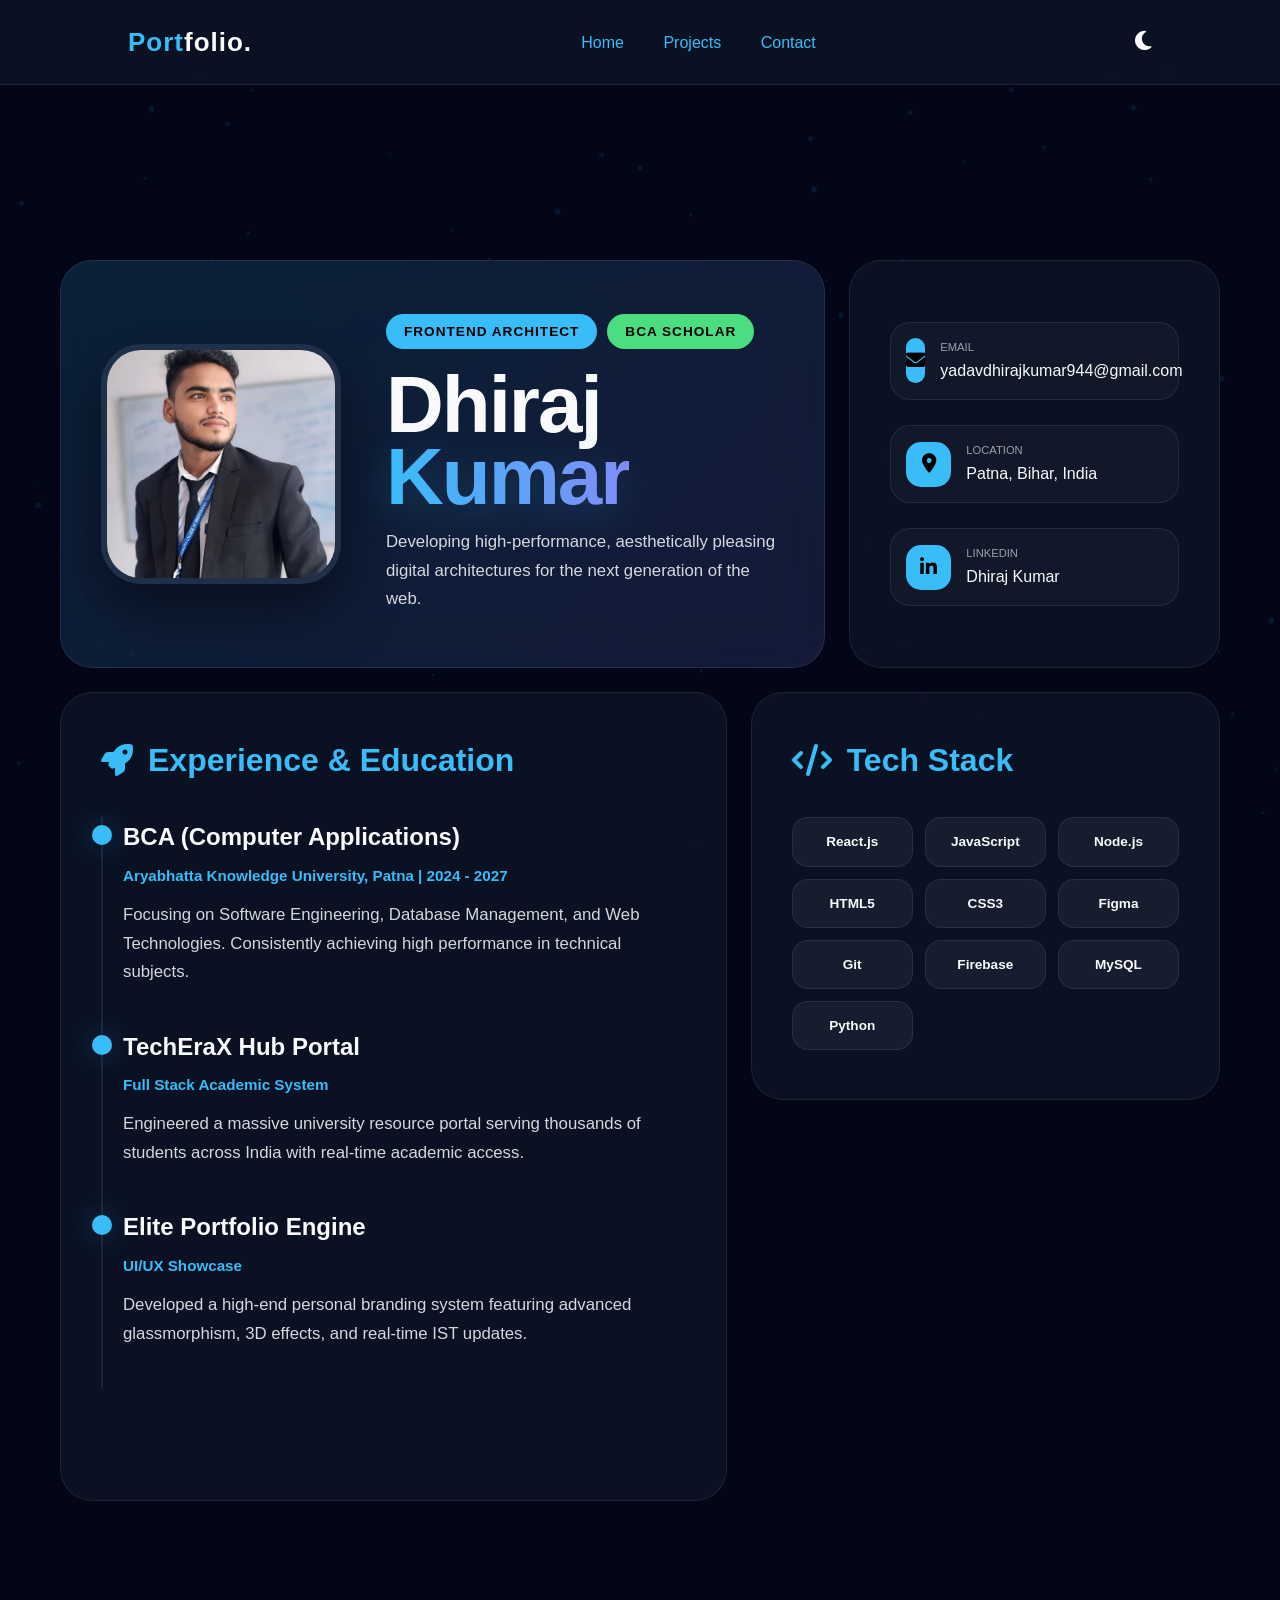
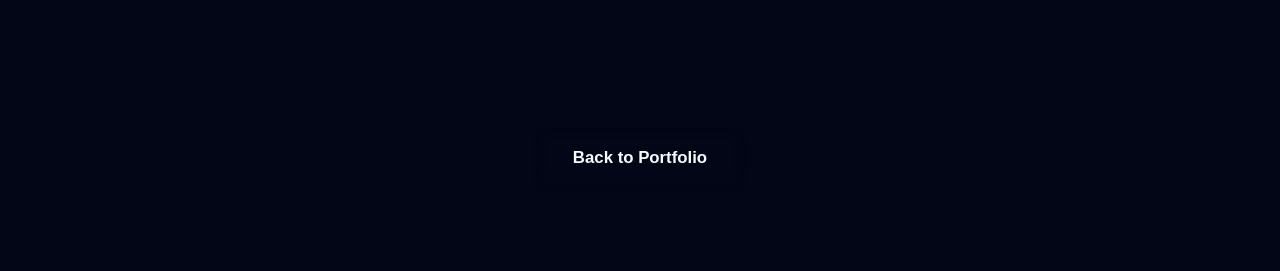
<file: resume.html>
<!DOCTYPE html>
<html lang="en">
<head>
    <meta charset="UTF-8">
    <title>Elite Resume | Dhiraj Kumar</title>
    <meta name="viewport" content="width=device-width, initial-scale=1.0">
    <link rel="stylesheet" href="style.css">
    <link href="https://fonts.googleapis.com/css2?family=Outfit:wght@300;400;500;600;700;800&display=swap" rel="stylesheet">
    <link rel="stylesheet" href="https://cdnjs.cloudflare.com/ajax/libs/font-awesome/6.5.0/css/all.min.css">
    <!-- Custom Styles moved to style.css -->
    <meta name="description" content="Professional Resume of Dhiraj Kumar, Frontend Architect and BCA student.">
    <meta name="keywords" content="Dhiraj Kumar, Resume, CV, Frontend Developer, BCA, Patna">
    <meta name="author" content="Dhiraj Kumar">
    
    <!-- Open Graph / Facebook -->
    <meta property="og:type" content="website">
    <meta property="og:title" content="Resume | Dhiraj Kumar">
    <meta property="og:description" content="Explore the technical skills, education, and projects of Dhiraj Kumar.">
    <meta property="og:image" content="assets/images/dhiraj.jpg">
</head>
<body class="resume-page">
    <canvas id="particles-canvas"></canvas>

    <header>
        <div id="menu-icon"><span></span><span></span><span></span></div>
        <a href="index.html" class="logo">Port<span>folio.</span></a>
        <nav class="navbar">
            <a href="index.html#home">Home</a>
            <a href="index.html#projects">Projects</a>
            <a href="index.html#contact">Contact</a>
        </nav>
        <div class="header-btns"><i class='fas fa-moon' id="theme-toggle"></i></div>
    </header>

    <div class="resume-wrapper">
        <!-- 1. Profile Box -->
        <div class="bento-item profile-block" data-reveal="bottom">
            <div class="profile-img-container">
                <img src="assets/images/dhiraj.jpg" alt="Dhiraj Kumar">
            </div>
            <div class="profile-info">
                <div class="badge-row">
                    <span class="badge">Frontend Architect</span>
                    <span class="badge badge-secondary">BCA Scholar</span>
                </div>
                <h1>Dhiraj <span class="text-gradient">Kumar</span></h1>
                <p>Developing high-performance, aesthetically pleasing digital architectures for the next generation of the web.</p>
            </div>
        </div>

        <!-- 2. Contacts Box -->
        <div class="bento-item stats-block" data-reveal="right">
            <div class="stat-card">
                <i class="fas fa-envelope"></i>
                <div>
                    <span class="label">EMAIL</span>
                    <span>yadavdhirajkumar944@gmail.com</span>
                </div>
            </div>
            <div class="stat-card">
                <i class="fas fa-location-dot"></i>
                <div>
                    <span class="label">LOCATION</span>
                    <span>Patna, Bihar, India</span>
                </div>
            </div>
            <div class="stat-card">
                <i class="fab fa-linkedin-in"></i>
                <div>
                    <span class="label">LINKEDIN</span>
                    <span>Dhiraj Kumar</span>
                </div>
            </div>
        </div>

        <!-- 3. Education & Projects (Main) -->
        <div class="bento-item main-content-block" data-reveal="left">
            <div class="bento-title"><i class="fas fa-rocket"></i> Experience & Education</div>
            <div class="timeline-box">
                <div class="timeline-entry">
                    <h4>BCA (Computer Applications)</h4>
                    <span class="sub">Aryabhatta Knowledge University, Patna | 2024 - 2027</span>
                    <p>Focusing on Software Engineering, Database Management, and Web Technologies. Consistently achieving high performance in technical subjects.</p>
                </div>
                <div class="timeline-entry">
                    <h4>TechEraX Hub Portal</h4>
                    <span class="sub">Full Stack Academic System</span>
                    <p>Engineered a massive university resource portal serving thousands of students across India with real-time academic access.</p>
                </div>
                <div class="timeline-entry">
                    <h4>Elite Portfolio Engine</h4>
                    <span class="sub">UI/UX Showcase</span>
                    <p>Developed a high-end personal branding system featuring advanced glassmorphism, 3D effects, and real-time IST updates.</p>
                </div>
            </div>
        </div>

        <!-- 4. Tech Stack -->
        <div class="bento-item skills-block" data-reveal="right">
            <div class="bento-title"><i class="fas fa-code"></i> Tech Stack</div>
            <div class="skill-grid">
                <div class="skill-tag">React.js</div>
                <div class="skill-tag">JavaScript</div>
                <div class="skill-tag">Node.js</div>
                <div class="skill-tag">HTML5</div>
                <div class="skill-tag">CSS3</div>
                <div class="skill-tag">Figma</div>
                <div class="skill-tag">Git</div>
                <div class="skill-tag">Firebase</div>
                <div class="skill-tag">MySQL</div>
                <div class="skill-tag">Python</div>
            </div>
        </div>

        <!-- 5. Status -->
        <div class="bento-item status-block" data-reveal="bottom">
            <div class="status-dot"></div>
            <span>Available for Freelance & Internships</span>
        </div>

        <!-- 6. Certifications -->
        <div class="bento-item cert-block" data-reveal="right">
            <div class="bento-title cert-title"><i class="fas fa-certificate"></i> Certifications</div>
            <div class="cert-list">
                <div class="cert-item"><i class="fas fa-check-circle"></i> KYP (IT, Language, Soft Skills) - BSDM</div>
                <div class="cert-item"><i class="fas fa-check-circle"></i> Cultural Winner - HCPE Patna</div>
                <div class="cert-item"><i class="fas fa-check-circle"></i> Rangoli Champion - HCPE Patna</div>
                <div class="cert-item"><i class="fas fa-check-circle"></i> Frontend Dev - FreeCodeCamp</div>
                <div class="cert-item"><i class="fas fa-check-circle"></i> React Masterclass - Udemy</div>
                <div class="cert-item"><i class="fas fa-check-circle"></i> UI/UX Design - Google</div>
            </div>
        </div>

        <!-- 7. View/Download CTA -->
        <a href="assets/docs/Dhiraj-Resume.pdf" target="_blank" class="bento-item download-block" data-reveal="bottom">
            <i class="fas fa-file-pdf"></i>
            <span>VIEW RESUME (PDF)</span>
        </a>
    </div>

    <div class="back-home-container text-center mb-80">
        <a href="index.html" class="btn btn-outline">Back to Portfolio</a>
    </div>

    <script src="script.js"></script>
</body>
</html>
</file>
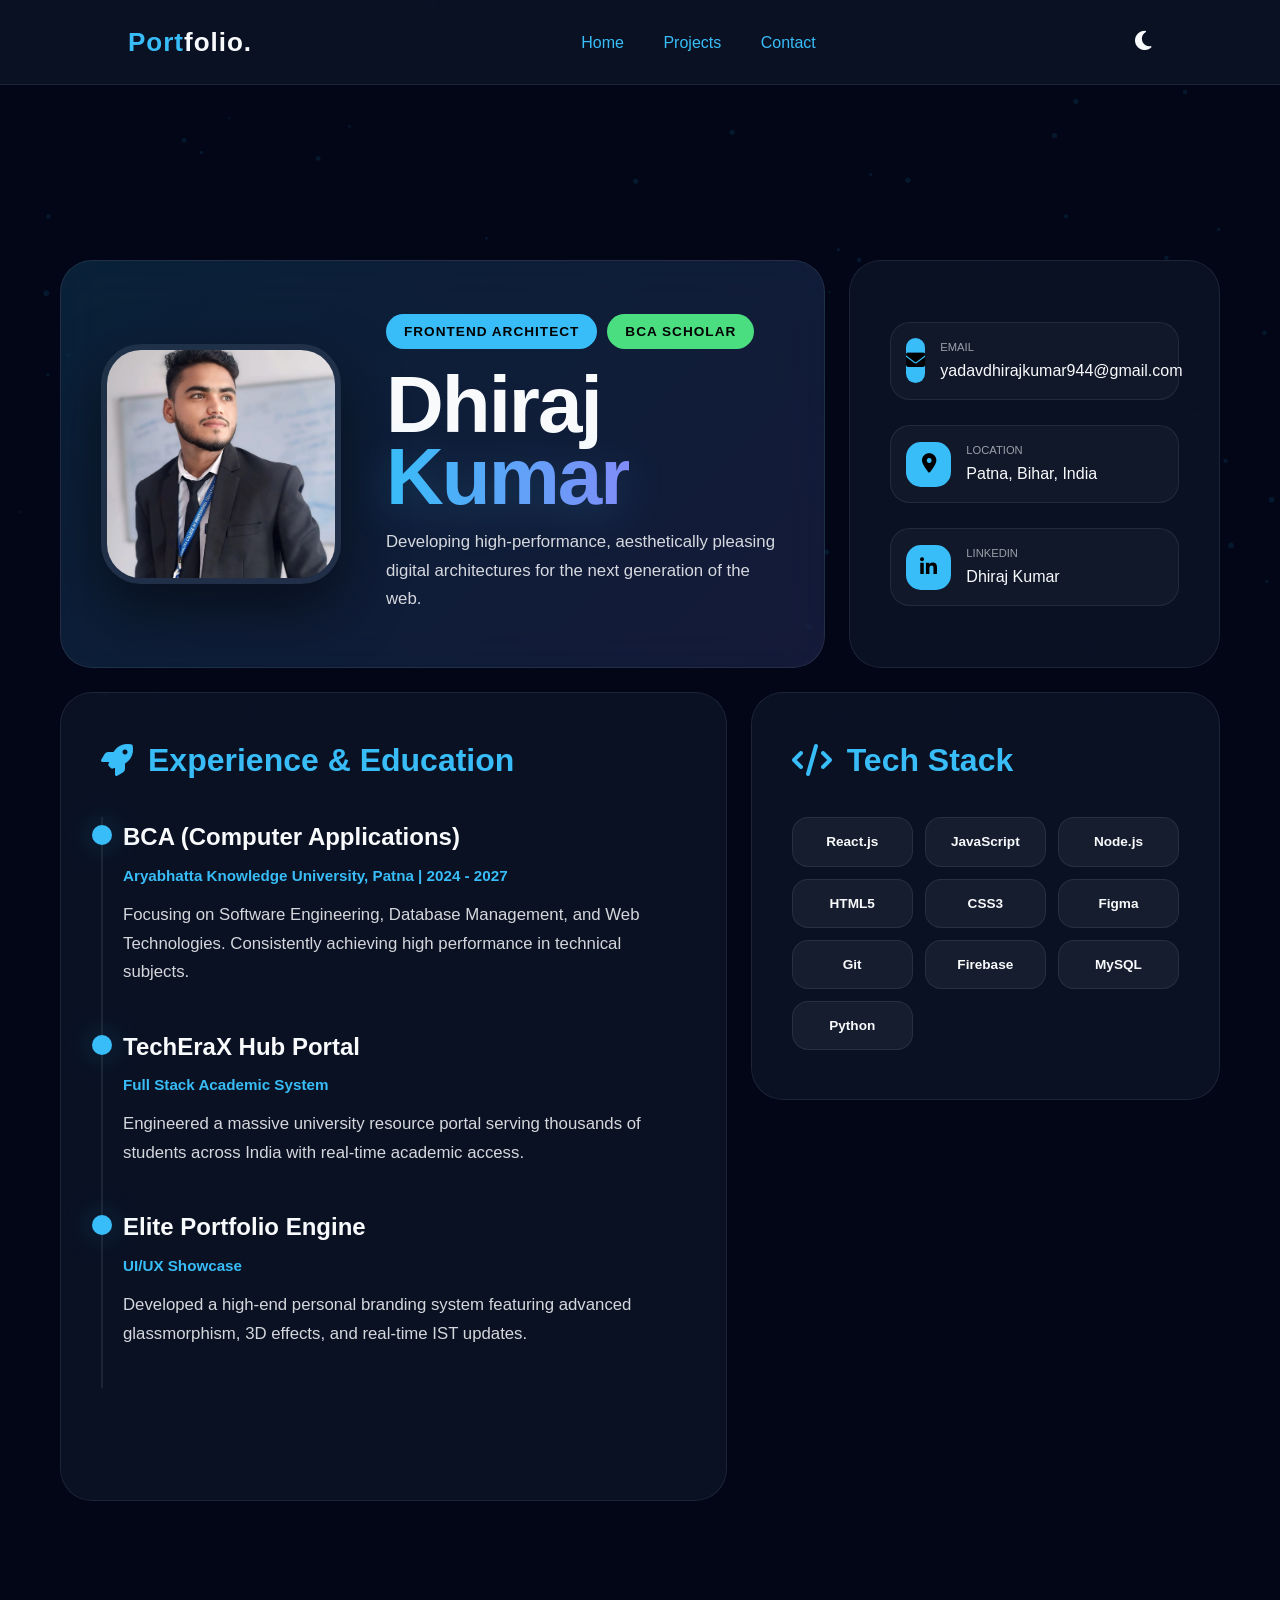
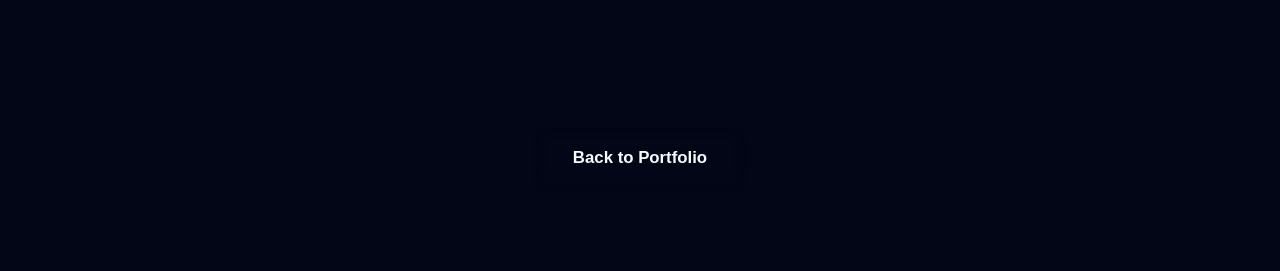
<file: pages/resume.html>
<!DOCTYPE html>
<html lang="en">
<head>
    <meta charset="UTF-8">
    <title>Elite Resume | Dhiraj Kumar</title>
    <meta name="viewport" content="width=device-width, initial-scale=1.0">
    <link rel="stylesheet" href="../style.css">
    <link href="https://fonts.googleapis.com/css2?family=Outfit:wght@300;400;500;600;700;800&display=swap" rel="stylesheet">
    <link rel="stylesheet" href="https://cdnjs.cloudflare.com/ajax/libs/font-awesome/6.5.0/css/all.min.css">
    <!-- Custom Styles moved to style.css -->
    <meta name="description" content="Professional Resume of Dhiraj Kumar, Frontend Architect and BCA student.">
    <meta name="keywords" content="Dhiraj Kumar, Resume, CV, Frontend Developer, BCA, Patna">
    <meta name="author" content="Dhiraj Kumar">
    
    <!-- Open Graph / Facebook -->
    <meta property="og:type" content="website">
    <meta property="og:title" content="Resume | Dhiraj Kumar">
    <meta property="og:description" content="Explore the technical skills, education, and projects of Dhiraj Kumar.">
    <meta property="og:image" content="../assets/images/dhiraj.jpg">
</head>
<body class="resume-page">
    <canvas id="particles-canvas"></canvas>

    <header>
        <div id="menu-icon"><span></span><span></span><span></span></div>
        <a href="../index.html" class="logo">Port<span>folio.</span></a>
        <nav class="navbar">
            <a href="../index.html#home">Home</a>
            <a href="../index.html#projects">Projects</a>
            <a href="../index.html#contact">Contact</a>
        </nav>
        <div class="header-btns"><i class='fas fa-moon' id="theme-toggle"></i></div>
    </header>

    <div class="resume-wrapper">
        <!-- 1. Profile Box -->
        <div class="bento-item profile-block" data-reveal="bottom">
            <div class="profile-img-container">
                <img src="../assets/images/dhiraj.jpg" alt="Dhiraj Kumar">
            </div>
            <div class="profile-info">
                <div class="badge-row">
                    <span class="badge">Frontend Architect</span>
                    <span class="badge badge-secondary">BCA Scholar</span>
                </div>
                <h1>Dhiraj <span class="text-gradient">Kumar</span></h1>
                <p>Developing high-performance, aesthetically pleasing digital architectures for the next generation of the web.</p>
            </div>
        </div>

        <!-- 2. Contacts Box -->
        <div class="bento-item stats-block" data-reveal="right">
            <div class="stat-card">
                <i class="fas fa-envelope"></i>
                <div>
                    <span class="label">EMAIL</span>
                    <span>yadavdhirajkumar944@gmail.com</span>
                </div>
            </div>
            <div class="stat-card">
                <i class="fas fa-location-dot"></i>
                <div>
                    <span class="label">LOCATION</span>
                    <span>Patna, Bihar, India</span>
                </div>
            </div>
            <div class="stat-card">
                <i class="fab fa-linkedin-in"></i>
                <div>
                    <span class="label">LINKEDIN</span>
                    <span>Dhiraj Kumar</span>
                </div>
            </div>
        </div>

        <!-- 3. Education & Projects (Main) -->
        <div class="bento-item main-content-block" data-reveal="left">
            <div class="bento-title"><i class="fas fa-rocket"></i> Experience & Education</div>
            <div class="timeline-box">
                <div class="timeline-entry">
                    <h4>BCA (Computer Applications)</h4>
                    <span class="sub">Aryabhatta Knowledge University, Patna | 2024 - 2027</span>
                    <p>Focusing on Software Engineering, Database Management, and Web Technologies. Consistently achieving high performance in technical subjects.</p>
                </div>
                <div class="timeline-entry">
                    <h4>TechEraX Hub Portal</h4>
                    <span class="sub">Full Stack Academic System</span>
                    <p>Engineered a massive university resource portal serving thousands of students across India with real-time academic access.</p>
                </div>
                <div class="timeline-entry">
                    <h4>Elite Portfolio Engine</h4>
                    <span class="sub">UI/UX Showcase</span>
                    <p>Developed a high-end personal branding system featuring advanced glassmorphism, 3D effects, and real-time IST updates.</p>
                </div>
            </div>
        </div>

        <!-- 4. Tech Stack -->
        <div class="bento-item skills-block" data-reveal="right">
            <div class="bento-title"><i class="fas fa-code"></i> Tech Stack</div>
            <div class="skill-grid">
                <div class="skill-tag">React.js</div>
                <div class="skill-tag">JavaScript</div>
                <div class="skill-tag">Node.js</div>
                <div class="skill-tag">HTML5</div>
                <div class="skill-tag">CSS3</div>
                <div class="skill-tag">Figma</div>
                <div class="skill-tag">Git</div>
                <div class="skill-tag">Firebase</div>
                <div class="skill-tag">MySQL</div>
                <div class="skill-tag">Python</div>
            </div>
        </div>

        <!-- 5. Status -->
        <div class="bento-item status-block" data-reveal="bottom">
            <div class="status-dot"></div>
            <span>Available for Freelance & Internships</span>
        </div>

        <!-- 6. Certifications -->
        <div class="bento-item cert-block" data-reveal="right">
            <div class="bento-title cert-title"><i class="fas fa-certificate"></i> Certifications</div>
            <div class="cert-list">
                <div class="cert-item"><i class="fas fa-check-circle"></i> KYP (IT, Language, Soft Skills) - BSDM</div>
                <div class="cert-item"><i class="fas fa-check-circle"></i> Cultural Winner - HCPE Patna</div>
                <div class="cert-item"><i class="fas fa-check-circle"></i> Rangoli Champion - HCPE Patna</div>
                <div class="cert-item"><i class="fas fa-check-circle"></i> Frontend Dev - FreeCodeCamp</div>
                <div class="cert-item"><i class="fas fa-check-circle"></i> React Masterclass - Udemy</div>
                <div class="cert-item"><i class="fas fa-check-circle"></i> UI/UX Design - Google</div>
            </div>
        </div>

        <!-- 7. View/Download CTA -->
        <a href="../assets/docs/Dhiraj-Resume.pdf" target="_blank" class="bento-item download-block" data-reveal="bottom">
            <i class="fas fa-file-pdf"></i>
            <span>VIEW RESUME (PDF)</span>
        </a>
    </div>

    <div class="back-home-container text-center mb-80">
        <a href="../index.html" class="btn btn-outline">Back to Portfolio</a>
    </div>

    <script src="../script.js"></script>
</body>
</html>
</file>
<file: style.css>
:root {
    /* Main Colors */
    --bg-color: #020617;
    --second-bg-color: #0f172a;
    --text-color: #f8fafc;
    --main-color: #38bdf8;
    --secondary-color: #4ade80;
    --accent-color: #818cf8;
    
    /* UI Elements */
    --glass-bg: rgba(15, 23, 42, 0.7);
    --glass-border: rgba(255, 255, 255, 0.08);
    --neon-glow: 0 0 30px rgba(56, 189, 248, 0.3);
    --transition: all 0.6s cubic-bezier(0.16, 1, 0.3, 1);
    --bg-glow: radial-gradient(circle at 50% 50%, rgba(56, 189, 248, 0.1) 0%, transparent 80%);
    --menu-bg: rgba(2, 6, 23, 0.98);
    
    /* Shadows */
    --card-shadow: 0 10px 40px rgba(0, 0, 0, 0.4);
    --img-shadow: 0 25px 60px rgba(0, 0, 0, 0.5);
}

.light-mode {
    --bg-color: #f8fafc;
    --second-bg-color: #ffffff;
    --text-color: #020617; 
    --main-color: #0284c7;
    --secondary-color: #16a34a;
    --accent-color: #4f46e5;
    --glass-bg: rgba(255, 255, 255, 0.95);
    --glass-border: rgba(0, 0, 0, 0.15); 
    --card-shadow: 0 10px 40px rgba(0, 0, 0, 0.12);
    --img-shadow: 0 20px 50px rgba(0, 0, 0, 0.2);
    --menu-bg: rgba(255, 255, 255, 0.98);
}

/* --- Global Settings --- */
* {
    margin: 0;
    padding: 0;
    box-sizing: border-box;
    scroll-behavior: smooth;
    font-family: 'Poppins', sans-serif;
}

a,
a:hover,
a:focus,
a:active {
    text-decoration: none !important;
    border: none !important;
    outline: none !important;
    box-shadow: none !important;
}

body {
    background: var(--bg-color);
    color: var(--text-color);
    overflow-x: hidden;
    transition: var(--transition);
    line-height: 1.7;
    position: relative;
}


body::before {
    content: "";
    position: fixed;
    top: 0;
    left: 0;
    width: 100%;
    height: 100%;
    background-image: url("https://grainy-gradients.vercel.app/noise.svg");
    opacity: 0.03;
    pointer-events: none;
    z-index: 9999;
    filter: contrast(120%) brightness(100%);
}


::-webkit-scrollbar {
    width: 8px;
}

::-webkit-scrollbar-track {
    background: var(--bg-color);
}

::-webkit-scrollbar-thumb {
    background: var(--main-color);
    border-radius: 10px;
}

::-webkit-scrollbar-thumb:hover {
    background: var(--secondary-color);
}

section {
    padding: 160px 10%;
    
    min-height: 100vh;
    display: flex;
    flex-direction: column;
    justify-content: center;
    position: relative;
    z-index: 1;
}

#particles-canvas {
    position: fixed;
    top: 0;
    left: 0;
    width: 100%;
    height: 100%;
    z-index: -1;
    pointer-events: none;
    opacity: 0.5;
}

h1,
h2,
h3 {
    font-weight: 800;
    line-height: 1.2;
    letter-spacing: -1px; 
}

p {
    color: var(--text-color);
    opacity: 0.85;
    font-size: 1.05rem;
}

strong {
    font-weight: 800;
    color: var(--main-color);
}

.light-mode p {
    opacity: 1;
    font-weight: 500; 
}

.light-mode h1, 
.light-mode h2, 
.light-mode h3 {
    color: #000; 
}


.glass-card {
    background: var(--glass-bg);
    backdrop-filter: blur(15px);
    -webkit-backdrop-filter: blur(15px);
    border: 1px solid var(--glass-border);
    border-radius: 24px;
    box-shadow: var(--card-shadow);
    transition: var(--transition);
}


[data-reveal] {
    opacity: 0;
    transform: translateY(40px);
    transition: all 1s cubic-bezier(0.4, 0, 0.2, 1);
}

[data-reveal].revealed {
    opacity: 1;
    transform: translateY(0);
}

/* ===============================
   NAVBAR
=================================*/
header {
    width: 100%;
    padding: 25px 10%;
    display: flex;
    justify-content: space-between;
    align-items: center;
    position: fixed;
    top: 0;
    left: 0;
    background: var(--glass-bg);
    backdrop-filter: blur(15px);
    z-index: 1000;
    transition: var(--transition);
    border-bottom: 1px solid var(--glass-border);
}

.logo {
    font-size: 26px;
    font-weight: 800;
    color: var(--main-color);
    letter-spacing: 1px;
}

.logo span {
    color: var(--text-color);
}

.navbar a {
    margin-left: 35px;
    text-decoration: none;
    color: var(--text-color);
    font-weight: 500;
    transition: 0.3s;
    opacity: 0.8;
}

.navbar a:hover,
.navbar a.active {
    color: var(--main-color);
    opacity: 1;
}

.header-btns {
    margin-left: 25px;
    font-size: 22px;
    cursor: pointer;
    transition: 0.3s;
    color: var(--text-color);
}

.header-btns:hover {
    color: var(--main-color);
    transform: scale(1.1);
}

/* ===============================
   HERO SECTION
=================================*/
.home {
    display: flex;
    flex-direction: row;
    justify-content: space-between;
    align-items: center;
    gap: 50px;
}

.home-content {
    flex: 1;
    max-width: 650px;
}

.home-content h3:first-of-type {
    font-size: 1.8rem;
    color: var(--main-color);
    font-weight: 800;
    margin-bottom: 10px;
    letter-spacing: 1px;
    text-transform: capitalize;
    opacity: 0.9;
}

.home-content h1 {
    font-size: 4rem;
    color: var(--main-color);
    margin-bottom: 15px;
    text-shadow: 0 5px 15px rgba(0, 0, 0, 0.2);
}

.text-gradient {
    background: linear-gradient(to right, var(--main-color), var(--accent-color));
    -webkit-background-clip: text;
    -webkit-text-fill-color: transparent;
    filter: drop-shadow(0 10px 20px rgba(56, 189, 248, 0.2));
}

.home-content h3.typing-text {
    font-size: 2.2rem;
    font-weight: 700;
    margin-bottom: 25px;
    height: 45px;
    color: var(--text-color);
    letter-spacing: -1px;
}

.btn-group {
    display: flex;
    gap: 20px;
    margin-top: 20px;
}

.btn {
    display: inline-flex;
    align-items: center;
    gap: 12px;
    padding: 18px 40px;
    background: var(--main-color);
    border-radius: 16px;
    
    text-decoration: none;
    color: #020617;
    font-weight: 700;
    font-size: 1.05rem;
    transition: var(--transition);
    box-shadow: 0 10px 30px rgba(56, 189, 248, 0.2);
    border: 1px solid rgba(255, 255, 255, 0.1);
    cursor: pointer;
}


.flex { display: flex; }
.gap-20 { gap: 20px; }
.mt-30 { margin-top: 30px; }
.mb-20 { margin-bottom: 20px; }
.mb-80 { margin-bottom: 80px; }
.text-left { text-align: left; }
.text-center { text-align: center; }
.text-red { color: #ff4d4d; }


.badge-secondary { background: var(--secondary-color) !important; }
.label { display: block; font-size: 0.7rem; opacity: 0.6; }
.cert-title { font-size: 1.4rem !important; margin-bottom: 20px !important; }

.btn-primary {
    background: linear-gradient(135deg, var(--main-color), var(--accent-color));
    color: #fff;
}

.btn:hover {
    transform: translateY(-10px) scale(1.02);
    box-shadow: 0 20px 40px rgba(56, 189, 248, 0.3);
}

.btn-outline {
    background: transparent;
    border: 1px solid var(--glass-border);
    color: var(--text-color);
    box-shadow: none;
    backdrop-filter: blur(10px);
}

.btn-outline:hover {
    background: var(--glass-bg);
    border-color: var(--main-color);
    color: var(--main-color);
}

.home-img {
    flex: 0.8;
    display: flex;
    justify-content: center;
}

.home-img img {
    width: 380px;
    height: 380px;
    border-radius: 50%;
    border: 8px solid var(--glass-border);
    box-shadow: var(--img-shadow);
    object-fit: cover;
    transition: 0.5s;
}

.home-img img:hover {
    transform: scale(1.05) rotate(2deg);
    border-color: var(--main-color);
}

/* ===============================
   SERVICES / CARDS
 =================================*/
.services {
    background: radial-gradient(circle at 80% 20%, rgba(56, 189, 248, 0.1) 0%, transparent 60%);
}

/* ===============================
   ABOUT SECTION
 =================================*/
/* ===============================
   ABOUT SECTION
 =================================*/
.about {
    background: var(--bg-glow);
    overflow: hidden;
}

.about-container {
    display: flex;
    align-items: center;
    gap: 80px;
}

.about-img {
    flex: 1;
    position: relative;
    display: flex;
    justify-content: center;
}

.img-box {
    position: relative;
    width: 100%;
    max-width: 400px;
    padding: 15px;
    border-radius: 35px;
    z-index: 2;
    animation: float 6s ease-in-out infinite;
}

.img-box img {
    width: 100%;
    height: 550px; 
    border-radius: 30px;
    display: block;
    object-fit: cover;
    object-position: top; 
    box-shadow: var(--img-shadow);
    border: 2px solid var(--glass-border);
    transition: var(--transition);
}

.img-box:hover img {
    transform: scale(1.02);
    border-color: var(--main-color);
}

.img-badge {
    position: absolute;
    bottom: -15px;
    right: -15px;
    background: linear-gradient(135deg, var(--main-color), var(--accent-color));
    padding: 18px 25px;
    border-radius: 22px;
    color: #fff;
    display: flex;
    align-items: center;
    gap: 12px;
    box-shadow: var(--card-shadow);
    z-index: 3;
    border: 1px solid rgba(255, 255, 255, 0.1);
}

.img-badge i {
    font-size: 1.4rem;
}

.img-badge span {
    font-weight: 900;
    font-size: 0.95rem;
    text-transform: uppercase;
    letter-spacing: 1.5px;
}

.decorative-circle {
    position: absolute;
    top: 50%;
    left: 50%;
    transform: translate(-50%, -50%);
    width: 120%;
    height: 120%;
    background: radial-gradient(circle, var(--main-color) 0%, transparent 70%);
    opacity: 0.08;
    border-radius: 50%;
    z-index: 1;
    filter: blur(50px);
}

.about-content {
    flex: 1.2;
}

.about-content h3 {
    font-size: 2rem;
    color: var(--text-color);
    margin-bottom: 20px;
    font-weight: 700;
}

.about-content p {
    margin-bottom: 20px;
    font-size: 1.1rem;
    color: var(--text-color);
    opacity: 0.85;
}

.elite-stats-grid {
    display: grid;
    grid-template-columns: repeat(3, 1fr);
    gap: 20px;
}

.stat-item {
    padding: 25px 15px;
    text-align: center;
    border-radius: 24px;
    transition: var(--transition);
}

.stat-item:hover {
    background: rgba(56, 189, 248, 0.05);
    border-color: var(--main-color);
    transform: translateY(-10px);
    box-shadow: 0 15px 30px rgba(0, 0, 0, 0.2);
}

.stat-number {
    display: block;
    font-size: 2.2rem;
    font-weight: 800;
    color: var(--main-color);
    margin-bottom: 5px;
}

.stat-label {
    font-size: 0.8rem;
    font-weight: 600;
    text-transform: uppercase;
    letter-spacing: 1px;
    opacity: 0.7;
}

@keyframes float {
    0%, 100% { transform: translateY(0); }
    50% { transform: translateY(-20px); }
}

@media (max-width: 992px) {
    .about-container {
        flex-direction: column;
        gap: 60px;
        text-align: center;
    }

    .about-content h2 {
        text-align: center !important;
    }

    .about-btns {
        justify-content: center;
    }

    .img-box {
        max-width: 320px;
    }

    .img-box img {
        height: 450px; 
    }
}

@media (max-width: 768px) {
    .elite-stats-grid {
        grid-template-columns: repeat(2, 1fr);
    }
}

@media (max-width: 480px) {
    .elite-stats-grid {
        grid-template-columns: 1fr;
    }
    
    .img-badge {
        right: 0;
        bottom: -10px;
        padding: 12px 20px;
    }
}

.section-title {
    text-align: center;
    font-size: 3.5rem;
    margin-bottom: 80px;
    font-weight: 800;
}

.section-title span {
    color: var(--main-color);
    position: relative;
}

.service-container,
.project-container {
    display: grid;
    grid-template-columns: repeat(auto-fit, minmax(280px, 1fr));
    gap: 30px;
}

.service-flip-card {
    background-color: transparent;
    width: 100%;
    height: 350px;
    perspective: 1500px;
}

.service-card-inner {
    position: relative;
    width: 100%;
    height: 100%;
    text-align: center;
    transition: transform 0.8s cubic-bezier(0.4, 0, 0.2, 1);
    transform-style: preserve-3d;
    cursor: pointer;
}

.service-card-inner.flipped {
    transform: rotateY(180deg);
}

.service-card-front,
.service-card-back {
    position: absolute;
    width: 100%;
    height: 100%;
    -webkit-backface-visibility: hidden;
    backface-visibility: hidden;
    display: flex;
    flex-direction: column;
    align-items: center;
    justify-content: center;
    padding: 40px;
    border-radius: 32px;
    border: 1px solid var(--glass-border);
}

.service-card-back {
    transform: rotateY(180deg);
    background: linear-gradient(135deg, var(--second-bg-color), var(--bg-color));
    border: 1px solid var(--main-color);
}

.service-card-back h3 {
    font-size: 1.4rem;
    color: var(--main-color);
    margin-bottom: 20px;
}

.service-card-back ul {
    list-style: none;
    margin-bottom: 25px;
}

.service-card-back ul li {
    font-size: 0.9rem;
    margin-bottom: 8px;
    opacity: 0.8;
}

.service-card-back ul li::before {
    content: '✓';
    color: var(--secondary-color);
    margin-right: 8px;
    font-weight: bold;
}

.service-card-back .btn {
    padding: 10px 25px;
    font-size: 0.85rem;
}

.service-card-front i {
    font-size: 4rem;
    background: linear-gradient(135deg, var(--main-color), var(--accent-color));
    -webkit-background-clip: text;
    -webkit-text-fill-color: transparent;
    margin-bottom: 25px;
    filter: drop-shadow(0 10px 15px rgba(56, 189, 248, 0.3));
}

.service-card-front h3 {
    margin-bottom: 15px;
    font-size: 1.6rem;
    font-weight: 700;
}

.project-box {
    position: relative;
    border-radius: 24px;
}

/* ===============================
   PROJECTS
=================================*/
.project-box {
    position: relative;
    border-radius: 24px;
    transition: var(--transition);
}

.project-box:hover {
    transform: translateY(-10px);
    box-shadow: 0 20px 40px rgba(56, 189, 248, 0.2);
}

.project-box img {
    width: 100%;
    height: 250px;
    object-fit: cover;
    transition: 0.5s;
    border-radius: 24px 24px 0 0;
}

.project-info {
    padding: 30px;
    text-align: left;
}

.project-info h3 {
    color: var(--main-color);
    margin-bottom: 12px;
}

.tech-tags {
    display: flex;
    flex-wrap: wrap;
    gap: 8px;
    margin-bottom: 15px;
}

.tech-tags span {
    padding: 4px 12px;
    background: rgba(56, 189, 248, 0.1);
    color: var(--main-color);
    font-size: 0.75rem;
    font-weight: 600;
    border-radius: 50px;
    border: 1px solid rgba(56, 189, 248, 0.2);
}

.project-btns {
    margin-top: 25px;
    display: flex;
    gap: 15px;
    position: relative;
    z-index: 5;
}

.project-btns .btn {
    padding: 10px 20px;
    font-size: 0.9rem;
}


.projects-page section {
    min-height: auto;
    padding: 100px 10%;
}

.all-projects-hero {
    text-align: center;
    padding-top: 200px !important;
    padding-bottom: 100px !important;
    background: radial-gradient(circle at 50% 0%, rgba(56, 189, 248, 0.2) 0%, transparent 60%),
                radial-gradient(circle at 10% 50%, rgba(129, 140, 248, 0.1) 0%, transparent 40%),
                radial-gradient(circle at 90% 50%, rgba(74, 222, 128, 0.1) 0%, transparent 40%);
}

.section-subtitle {
    font-size: 1.2rem;
    opacity: 0.8;
    margin-top: 15px;
    margin-bottom: 40px;
    max-width: 700px;
    margin-left: auto;
    margin-right: auto;
    line-height: 1.6;
}

.projects-grid-page {
    padding-top: 20px !important;
    padding-bottom: 100px !important;
}

.back-home-container {
    display: flex;
    justify-content: center;
    margin-top: 80px;
}

.view-all-container {
    display: flex;
    justify-content: center;
    margin-top: 60px;
}

#view-all-projects {
    min-width: 250px;
    cursor: pointer;
}

/* ===============================
   SKILLS REDESIGN
 =================================*/
.skills {
    background: radial-gradient(circle at 20% 80%, rgba(74, 222, 128, 0.08) 0%, transparent 60%);
}

.skills-category-container {
    display: grid;
    grid-template-columns: repeat(auto-fit, minmax(300px, 1fr));
    gap: 30px;
}

.skills-category {
    background: var(--glass-bg);
    border: 1px solid var(--glass-border);
    border-radius: 24px;
    padding: 30px;
    transition: 0.3s;
}

.skills-category:hover {
    border-color: var(--main-color);
    box-shadow: 0 10px 30px rgba(0, 0, 0, 0.2);
}

.skills-category h3 {
    font-size: 1.4rem;
    color: var(--main-color);
    margin-bottom: 25px;
    text-align: center;
    border-bottom: 2px solid var(--glass-border);
    padding-bottom: 15px;
}

.skills-grid {
    display: grid;
    grid-template-columns: repeat(2, 1fr);
    gap: 20px;
    max-height: 320px;
    overflow-y: auto;
    padding-right: 10px;
}


.skills-grid::-webkit-scrollbar {
    width: 5px;
}
.skills-grid::-webkit-scrollbar-track {
    background: rgba(255, 255, 255, 0.02);
    border-radius: 10px;
}
.skills-grid::-webkit-scrollbar-thumb {
    background: var(--main-color);
    border-radius: 10px;
}

.skill-item {
    display: flex;
    flex-direction: column;
    align-items: center;
    gap: 15px;
    padding: 25px 15px;
    background: rgba(255, 255, 255, 0.02);
    border: 1px solid var(--glass-border);
    border-radius: 20px;
    transition: var(--transition);
}

.skill-item:hover {
    background: rgba(56, 189, 248, 0.08);
    border-color: var(--main-color);
    transform: translateY(-8px) scale(1.05);
    box-shadow: 0 15px 30px rgba(0, 0, 0, 0.3);
}

.skill-item i {
    font-size: 3rem;
    color: var(--text-color);
    transition: 0.3s;
}

.skill-item:hover i {
    color: var(--main-color);
    filter: drop-shadow(0 0 8px var(--main-color));
}

.skill-item span {
    font-size: 0.9rem;
    font-weight: 500;
}

/* ===============================
   SKILLS & MARQUEE
=================================*/
.skills-marquee-container {
    margin-top: 50px;
    text-align: center;
    width: 100%;
    overflow: hidden;
}

.marquee {
    display: flex;
    overflow: hidden;
    user-select: none;
    mask-image: linear-gradient(to right,
            hsl(0 0% 0% / 0),
            hsl(0 0% 0% / 1) 10%,
            hsl(0 0% 0% / 1) 90%,
            hsl(0 0% 0% / 0));
}

.marquee-content {
    display: flex;
    gap: 40px;
    animation: scroll 40s linear infinite;
    padding: 20px 0;
}

.tech-item {
    flex-shrink: 0;
    display: flex;
    align-items: center;
    gap: 12px;
    padding: 12px 25px;
    background: var(--glass-bg);
    border: 1px solid var(--glass-border);
    border-radius: 50px;
    font-weight: 600;
    color: var(--main-color);
}

@keyframes scroll {
    from {
        transform: translateX(0);
    }

    to {
        transform: translateX(calc(-100% / 2));
    }
}


.contact-container {
    display: grid;
    grid-template-columns: 1fr 1.2fr;
    gap: 60px;
}

.contact-info .info-item {
    display: flex;
    align-items: center;
    gap: 25px;
    margin-bottom: 40px;
}

.info-item i {
    font-size: 30px;
    color: var(--main-color);
    background: rgba(56, 189, 248, 0.1);
    padding: 15px;
    border-radius: 15px;
}

.social {
    display: flex;
    gap: 25px;
    margin-top: 40px;
}

.social a i {
    width: 50px;
    height: 50px;
    background: var(--glass-bg);
    border: 2px solid var(--main-color);
    border-radius: 50%;
    display: flex;
    align-items: center;
    justify-content: center;
    font-size: 1.4rem;
    color: var(--main-color);
    transition: all 0.4s cubic-bezier(0.4, 0, 0.2, 1);
    box-shadow: 0 5px 15px rgba(0, 0, 0, 0.1);
}

.social a:hover i {
    background: var(--main-color);
    color: #0f172a;
    transform: translateY(-8px) scale(1.1);
    box-shadow: var(--neon-glow);
    border-color: transparent;
}

.contact-form-card {
    flex: 1.2;
    padding: 40px;
    background: var(--glass-bg);
    backdrop-filter: blur(20px);
    border: 1px solid var(--glass-border);
    border-radius: 32px;
    box-shadow: 0 25px 50px -12px rgba(0, 0, 0, 0.5);
}

form {
    display: grid;
    gap: 25px;
}

.form-group {
    position: relative;
    margin-bottom: 25px;
}

.form-group input,
.form-group textarea {
    width: 100%;
    padding: 18px 25px;
    background: rgba(255, 255, 255, 0.05);
    border: 1px solid var(--glass-border);
    border-radius: 16px;
    color: var(--text-color);
    font-size: 1rem;
    transition: all 0.4s ease;
    outline: none;
}

.form-group textarea {
    height: 150px;
    resize: none;
}

.form-group input:focus,
.form-group textarea:focus {
    background: rgba(56, 189, 248, 0.05);
    border-color: var(--main-color);
    box-shadow: 0 0 20px rgba(56, 189, 248, 0.1);
}

.light-mode .form-group input,
.light-mode .form-group textarea {
    background: rgba(0, 0, 0, 0.04);
    border-color: rgba(0, 0, 0, 0.1);
    color: #000;
}

.light-mode .form-group input::placeholder,
.light-mode .form-group textarea::placeholder {
    color: #64748b;
    opacity: 1;
}

.send-btn {
    width: 100%;
    padding: 18px;
    background: linear-gradient(135deg, var(--main-color), var(--accent-color));
    color: #020617;
    border: none;
    border-radius: 16px;
    font-size: 1.1rem;
    font-weight: 700;
    cursor: pointer;
    display: flex;
    align-items: center;
    justify-content: center;
    gap: 12px;
    transition: var(--transition);
    box-shadow: 0 10px 25px rgba(56, 189, 248, 0.3);
}

.send-btn:hover {
    transform: translateY(-5px);
    box-shadow: 0 15px 35px rgba(56, 189, 248, 0.5);
}

.send-btn i {
    transition: 0.4s;
}

.send-btn:hover i {
    transform: translateX(5px) translateY(-5px) rotate(-10deg);
}

footer {
    background: var(--menu-bg);
    backdrop-filter: blur(25px);
    -webkit-backdrop-filter: blur(25px);
    border-top: 1px solid var(--glass-border);
    padding: 60px 10% 30px;
    position: relative;
    z-index: 10;
    overflow: hidden;
}


footer::before {
    content: "";
    position: absolute;
    top: -150px;
    left: 50%;
    transform: translateX(-50%);
    width: 600px;
    height: 300px;
    background: radial-gradient(circle, rgba(56, 189, 248, 0.1), transparent 70%);
    pointer-events: none;
}

.footer-container {
    display: grid;
    grid-template-columns: 1.5fr 1fr 1fr;
    gap: 80px;
    margin-bottom: 40px;
    position: relative;
}

.footer-box h3 {
    font-size: 1.6rem;
    font-weight: 800;
    background: linear-gradient(to right, var(--main-color), var(--accent-color));
    -webkit-background-clip: text;
    -webkit-text-fill-color: transparent;
    margin-bottom: 30px;
    letter-spacing: -0.5px;
}

.footer-box p {
    font-size: 1rem;
    line-height: 1.8;
    opacity: 0.7;
    margin-bottom: 25px;
    max-width: 350px;
}

.footer-social {
    display: flex;
    gap: 20px;
}

.footer-social a i {
    width: 50px;
    height: 50px;
    background: rgba(255, 255, 255, 0.03);
    border: 1px solid var(--glass-border);
    border-radius: 16px;
    display: flex;
    align-items: center;
    justify-content: center;
    font-size: 1.3rem;
    color: var(--text-color);
    transition: var(--transition);
    backdrop-filter: blur(5px);
}

.footer-social a:hover i {
    transform: translateY(-8px) rotate(8deg);
    border-color: var(--main-color);
    box-shadow: 0 10px 20px rgba(0, 0, 0, 0.3);
}


.footer-social a[href*="github"]:hover i { color: #fff; background: #24292e; border-color: #24292e; }
.footer-social a[href*="linkedin"]:hover i { color: #fff; background: #0077b5; border-color: #0077b5; }
.footer-social a[href*="twitter"]:hover i { color: #fff; background: #1da1f2; border-color: #1da1f2; }
.footer-social a[href*="instagram"]:hover i { 
    color: #fff; 
    background: linear-gradient(45deg, #f09433, #e6683c, #dc2743, #cc2366, #bc1888); 
    border-color: transparent; 
}

.footer-links {
    list-style: none;
}

.footer-links li {
    margin-bottom: 15px;
}

.footer-links a {
    color: var(--text-color);
    text-decoration: none;
    opacity: 0.6;
    transition: 0.3s;
    font-size: 1.05rem;
    display: inline-block;
}

.footer-links a:hover {
    color: var(--main-color);
    opacity: 1;
    transform: translateX(8px);
}

.live-info {
    background: rgba(255, 255, 255, 0.02);
    padding: 25px;
    border-radius: 24px;
    border: 1px solid var(--glass-border);
}

.live-info p {
    display: flex;
    align-items: center;
    gap: 15px;
    margin-bottom: 20px;
    font-size: 1rem;
    opacity: 0.9;
}

#time-text {
    font-weight: 600;
    color: var(--main-color);
}

.status-indicator {
    display: inline-flex;
    align-items: center;
    gap: 12px;
    padding: 10px 20px;
    background: rgba(74, 222, 128, 0.1);
    border: 1px solid rgba(74, 222, 128, 0.2);
    border-radius: 50px;
}

.status-indicator span:last-child {
    font-size: 0.9rem;
    font-weight: 700;
    color: var(--secondary-color);
    letter-spacing: 0.5px;
}

.footer-bottom {
    text-align: center;
    padding-top: 30px;
    margin-top: 30px;
    border-top: 1px solid var(--glass-border);
    font-size: 0.95rem;
    opacity: 0.6;
}

.footer-bottom i {
    animation: heartBeat 1.5s infinite;
}

@keyframes heartBeat {
    0% { transform: scale(1); }
    50% { transform: scale(1.2); }
    100% { transform: scale(1); }
}

@media (max-width: 992px) {
    .footer-container {
        grid-template-columns: 1fr 1fr;
    }
}

@media (max-width: 768px) {
    .footer-container {
        grid-template-columns: 1fr;
        text-align: center;
    }

    .footer-social,
    .status-indicator {
        justify-content: center;
        margin: 0 auto;
    }
}

/* ===============================
   CERTIFICATES & TESTIMONIALS
 =================================*/
.certificates-container,
.testimonials-container {
    display: grid;
    grid-template-columns: repeat(auto-fit, minmax(300px, 1fr));
    gap: 30px;
    margin-top: 40px;
}

.cert-card {
    padding: 20px;
    transition: var(--transition);
}

.cert-card:hover {
    transform: translateY(-10px);
}

.cert-img img {
    width: 100%;
    height: 200px;
    object-fit: cover;
    border-radius: 15px;
    margin-bottom: 20px;
    border: 1px solid var(--glass-border);
}

.cert-info h3 {
    font-size: 1.3rem;
    color: var(--main-color);
    margin-bottom: 8px;
}

.cert-info p {
    font-size: 0.95rem;
    margin-bottom: 10px;
}

.cert-date {
    display: inline-block;
    padding: 4px 12px;
    background: rgba(56, 189, 248, 0.1);
    color: var(--main-color);
    font-size: 0.8rem;
    border-radius: 50px;
    font-weight: 600;
}

/* ===============================
   PROJECT MODAL
 =================================*/
/* ===============================
   PROJECT MODAL (ELITE REDESIGN)
 =================================*/
.modal {
    position: fixed;
    top: 0;
    left: 0;
    width: 100%;
    height: 100%;
    background: rgba(2, 6, 23, 0.9);
    backdrop-filter: blur(20px);
    display: none;
    align-items: center;
    justify-content: center;
    z-index: 10000;
    padding: 20px;
    opacity: 0;
    transition: opacity 0.5s ease;
}

.modal.active {
    display: flex;
    opacity: 1;
}

.modal-content {
    width: 100%;
    max-width: 1000px;
    max-height: 90vh;
    overflow-y: auto;
    position: relative;
    padding: 0;
    border-radius: 32px;
    transform: scale(0.9) translateY(40px);
    transition: all 0.6s cubic-bezier(0.16, 1, 0.3, 1);
}

.modal.active .modal-content {
    transform: scale(1) translateY(0);
}

.close-modal {
    position: absolute;
    top: 25px;
    right: 25px;
    font-size: 30px;
    color: var(--text-color);
    cursor: pointer;
    z-index: 100;
    width: 50px;
    height: 50px;
    background: rgba(255, 255, 255, 0.1);
    display: flex;
    align-items: center;
    justify-content: center;
    border-radius: 50%;
    transition: 0.3s;
}

.close-modal:hover {
    background: var(--main-color);
    color: #020617;
    transform: rotate(90deg);
}

.modal-body {
    display: flex;
    flex-direction: column;
}

.modal-header-img {
    width: 100%;
    height: 400px;
    position: relative;
    overflow: hidden;
}

.modal-header-img img {
    width: 100%;
    height: 100%;
    object-fit: cover;
}

.modal-header-img::after {
    content: "";
    position: absolute;
    bottom: 0;
    left: 0;
    width: 100%;
    height: 150px;
    background: linear-gradient(to top, var(--second-bg-color), transparent);
}

.modal-details {
    padding: 40px;
    background: var(--second-bg-color);
}

.modal-info-header {
    display: flex;
    justify-content: space-between;
    align-items: flex-start;
    gap: 30px;
    margin-bottom: 30px;
    flex-wrap: wrap;
}

.modal-info-header h3 {
    font-size: 2.5rem;
    color: var(--text-color);
}

.modal-info-header .tech-tags {
    margin-bottom: 0;
}

.modal-description {
    font-size: 1.1rem;
    line-height: 1.8;
    color: var(--text-color);
    opacity: 0.8;
    margin-bottom: 40px;
}

.modal-features-grid {
    display: grid;
    grid-template-columns: repeat(auto-fit, minmax(200px, 1fr));
    gap: 20px;
    margin-bottom: 40px;
}

.feature-box {
    padding: 20px;
    background: rgba(255, 255, 255, 0.03);
    border: 1px solid var(--glass-border);
    border-radius: 16px;
}

.feature-box i {
    color: var(--main-color);
    margin-bottom: 10px;
    display: block;
}

.feature-box h4 {
    font-size: 1rem;
    margin-bottom: 5px;
}

.feature-box p {
    font-size: 0.85rem;
    opacity: 0.6;
}

.modal-btns {
    display: flex;
    gap: 20px;
}

@media (max-width: 768px) {
    .modal-header-img { height: 250px; }
    .modal-info-header h3 { font-size: 1.8rem; }
    .modal-details { padding: 30px 20px; }
}


.cert-modal .modal-content {
    max-width: 850px;
    border-radius: 32px;
}

.cert-modal-body {
    padding: 0;
    overflow: hidden;
    display: flex;
    flex-direction: column;
}

.cert-modal-img {
    width: 100%;
    background: #000;
    line-height: 0;
}

.cert-modal-img img {
    width: 100%;
    height: auto;
    max-height: 65vh;
    object-fit: contain;
}

.cert-modal-info {
    padding: 40px;
    text-align: center;
    background: var(--glass-bg);
    backdrop-filter: blur(10px);
}

.cert-modal-info h3 {
    font-size: 2rem;
    color: var(--main-color);
    margin-bottom: 15px;
}

.cert-modal-info p {
    font-size: 1.05rem;
    opacity: 0.8;
    margin-bottom: 30px;
    max-width: 600px;
    margin-left: auto;
    margin-right: auto;
}

.cert-modal-info .premium-btn {
    padding: 15px 35px;
}

#back-to-top {
    position: fixed;
    bottom: 30px;
    right: 30px;
    width: 50px;
    height: 50px;
    background: var(--main-color);
    color: #0f172a;
    border-radius: 50%;
    display: flex;
    align-items: center;
    justify-content: center;
    font-size: 1.5rem;
    cursor: pointer;
    z-index: 1000;
    transition: 0.4s;
    box-shadow: 0 10px 20px rgba(56, 189, 248, 0.3);
    opacity: 0;
    pointer-events: none;
    text-decoration: none;
}

#back-to-top.show {
    opacity: 1;
    pointer-events: auto;
    transform: translateY(0);
}

#back-to-top:hover {
    background: var(--secondary-color);
    transform: translateY(-5px) scale(1.1);
}


/* ===============================
   MOBILE RESPONSIVE
=================================*/
#menu-icon {
    display: none;
}

@media (max-width: 1100px) {
    .home-content h1 {
        font-size: 3.2rem;
    }

    .home-img img {
        width: 320px;
        height: 320px;
    }
}

@media (max-width: 992px) {
    section {
        padding: 100px 7%;
    }

    .home {
        flex-direction: column-reverse;
        text-align: center;
        gap: 40px;
    }

    .home-content {
        max-width: 100%;
    }

    .home-content p {
        margin: 0 auto 35px;
    }

    .btn-group {
        justify-content: center;
    }

    .home-img img {
        width: 280px;
        height: 280px;
    }

    .contact-container {
        grid-template-columns: 1fr;
    }
}

@media (max-width: 768px) {
    #menu-icon {
        display: flex;
        flex-direction: column;
        justify-content: space-between;
        width: 32px;
        height: 22px;
        cursor: pointer;
        z-index: 1001;
    }

    #menu-icon span {
        width: 100%;
        height: 3px;
        background: var(--main-color);
        border-radius: 10px;
        transition: 0.3s;
        transform-origin: center;
    }

    #menu-icon.active span:nth-child(1) {
        transform: translateY(9.5px) rotate(45deg);
    }

    #menu-icon.active span:nth-child(2) {
        opacity: 0;
        transform: translateX(-20px);
    }

    #menu-icon.active span:nth-child(3) {
        transform: translateY(-9.5px) rotate(-45deg);
    }

    .navbar {
        position: fixed;
        top: -100%;
        left: 0;
        width: 100%;
        height: 100vh;
        background: var(--menu-bg);
        backdrop-filter: blur(20px);
        -webkit-backdrop-filter: blur(20px);
        display: flex;
        flex-direction: column;
        justify-content: center;
        align-items: center;
        transition: 0.6s cubic-bezier(0.16, 1, 0.3, 1);
        z-index: 1000;
        opacity: 0;
        visibility: hidden;
    }

    .navbar.active {
        top: 0;
        opacity: 1;
        visibility: visible;
    }

    .navbar a {
        margin: 20px 0;
        font-size: 1.8rem;
        font-weight: 700;
        color: var(--text-color);
        transform: translateY(30px);
        opacity: 0;
        transition: 0.5s cubic-bezier(0.16, 1, 0.3, 1);
    }

    .navbar.active a {
        transform: translateY(0);
        opacity: 1;
    }

    
    .navbar.active a:nth-child(1) { transition-delay: 0.1s; }
    .navbar.active a:nth-child(2) { transition-delay: 0.2s; }
    .navbar.active a:nth-child(3) { transition-delay: 0.3s; }
    .navbar.active a:nth-child(4) { transition-delay: 0.4s; }
    .navbar.active a:nth-child(5) { transition-delay: 0.5s; }
    .navbar.active a:nth-child(6) { transition-delay: 0.6s; }

    .timeline-container::after {
        left: 25px;
    }

    .timeline-item {
        width: 100%;
        padding-left: 60px;
    }

    .timeline-item:nth-child(even) {
        left: 0;
    }

    .timeline-dot {
        left: 16px !important;
    }

    .img-box img {
        height: 400px; 
        border-radius: 20px;
    }

    .home-content h1 {
        font-size: 3rem;
    }

    .home-content h3.typing-text {
        font-size: 1.8rem;
    }
}


@media (max-width: 480px) {
    section {
        padding: 80px 5%;
    }

    .home-content h1 {
        font-size: 2.5rem;
    }

    .img-box img {
        height: 350px;
    }

    .btn {
        padding: 15px 30px;
        width: 100%;
        justify-content: center;
    }

    .btn-group {
        flex-direction: column;
        width: 100%;
    }
}

#particles-canvas {
    position: fixed;
    top: 0;
    left: 0;
    width: 100%;
    height: 100%;
    z-index: 0;
    pointer-events: none;
}

/* ===============================
   RESUME PAGE STYLES
=================================*/
.resume-page {
    padding-top: 120px !important;
}

.resume-container {
    max-width: 1100px;
    margin: 0 auto;
    padding: 40px;
    position: relative;
    z-index: 1;
}

.resume-header {
    display: flex;
    justify-content: space-between;
    align-items: flex-start;
    margin-bottom: 50px;
    padding: 50px;
    gap: 30px;
}

.resume-title h1 {
    font-size: 3.5rem;
    margin-bottom: 10px;
}

.resume-title .role {
    font-size: 1.2rem;
    color: var(--main-color);
    font-weight: 600;
    opacity: 1;
}

.resume-contact {
    text-align: right;
    display: flex;
    flex-direction: column;
    gap: 12px;
}

.resume-contact p {
    font-size: 0.95rem;
    opacity: 0.9;
    display: flex;
    align-items: center;
    justify-content: flex-end;
    gap: 10px;
}

.resume-contact i {
    color: var(--main-color);
    width: 20px;
    text-align: center;
}

.resume-grid {
    display: grid;
    grid-template-columns: 1.8fr 1.2fr;
    gap: 40px;
}

.resume-section {
    margin-bottom: 50px;
}

.resume-section h2 {
    font-size: 1.8rem;
    color: var(--text-color);
    margin-bottom: 30px;
    padding-bottom: 15px;
    border-bottom: 2px solid var(--glass-border);
    display: flex;
    align-items: center;
    gap: 15px;
}

.resume-section h2 i {
    color: var(--main-color);
}

.resume-card {
    padding: 35px;
    margin-bottom: 25px;
    border-radius: 24px;
}

.resume-card h3 {
    font-size: 1.4rem;
    margin-bottom: 8px;
    color: var(--text-color);
}

.resume-card .date {
    display: block;
    font-size: 0.9rem;
    color: var(--main-color);
    font-weight: 700;
    margin-bottom: 18px;
    text-transform: uppercase;
    letter-spacing: 1px;
}

.resume-card ul {
    list-style: none;
    padding-left: 0;
}

.resume-card ul li {
    position: relative;
    padding-left: 25px;
    margin-bottom: 12px;
    font-size: 1rem;
    opacity: 0.85;
    line-height: 1.6;
}

.resume-card ul li::before {
    content: '?';
    position: absolute;
    left: 0;
    color: var(--main-color);
    font-weight: 900;
}

.skill-list {
    display: flex;
    flex-wrap: wrap;
    gap: 12px;
}

.skill-tag {
    padding: 10px 20px;
    background: var(--glass-bg);
    border: 1px solid var(--glass-border);
    border-radius: 50px;
    font-size: 0.9rem;
    font-weight: 600;
    transition: var(--transition);
}

.skill-tag:hover {
    border-color: var(--main-color);
    color: var(--main-color);
    transform: translateY(-5px);
    box-shadow: var(--neon-glow);
}

.floating-download {
    position: fixed;
    bottom: 40px;
    right: 40px;
    z-index: 100;
    animation: float 4s ease-in-out infinite;
}

.floating-download .btn {
    padding: 20px 35px;
    border-radius: 50px;
    box-shadow: 0 15px 40px rgba(56, 189, 248, 0.4);
}

@media (max-width: 992px) {
    .resume-grid {
        grid-template-columns: 1fr;
    }
    
    .resume-header {
        flex-direction: column;
        align-items: center;
        text-align: center;
        padding: 40px;
    }

    .resume-contact {
        text-align: center;
        align-items: center;
        margin-top: 20px;
    }

    .resume-contact p {
        justify-content: center;
    }
}

@media (max-width: 768px) {
    .resume-title h1 {
        font-size: 2.8rem;
    }
    
    .floating-download {
        bottom: 30px;
        right: 50%;
        transform: translateX(50%);
        width: 90%;
    }
    
    .floating-download .btn {
        width: 100%;
        justify-content: center;
    }
    
    .resume-container {
        padding-bottom: 120px; 
    }
}


@media (max-width: 768px) {
    .section-title {
        font-size: 2.2rem !important;
        margin-bottom: 40px !important;
    }
}

@media (max-width: 480px) {
    .section-title {
        font-size: 1.8rem !important;
    }
    .resume-header h1 {
        font-size: 2.2rem !important;
    }
}


.resume-wrapper {
    max-width: 1200px;
    margin: 140px auto 80px;
    padding: 0 20px;
    display: grid;
    grid-template-columns: repeat(12, 1fr);
    grid-auto-rows: minmax(120px, auto);
    gap: 24px;
}

.bento-item {
    background: var(--glass-bg);
    backdrop-filter: blur(25px);
    -webkit-backdrop-filter: blur(25px);
    border: 1px solid var(--glass-border);
    border-radius: 32px;
    padding: 40px;
    transition: all 0.5s cubic-bezier(0.16, 1, 0.3, 1);
    position: relative;
    display: flex;
    flex-direction: column;
    overflow: hidden;
}

.bento-item:hover {
    border-color: var(--main-color);
    transform: translateY(-8px);
    box-shadow: 0 20px 50px rgba(0, 0, 0, 0.3), var(--neon-glow);
}

.profile-block {
    grid-column: span 8;
    grid-row: span 3;
    flex-direction: row;
    align-items: center;
    gap: 45px;
    background: linear-gradient(135deg, rgba(56, 189, 248, 0.15), rgba(129, 140, 248, 0.15));
}

.profile-img-container {
    flex-shrink: 0;
    width: 240px;
    height: 240px;
    border-radius: 40px;
    overflow: hidden;
    border: 6px solid var(--glass-border);
    box-shadow: var(--img-shadow);
}

.profile-img-container img {
    width: 100%;
    height: 100%;
    object-fit: cover;
}

.profile-info h1 {
    font-size: 5rem;
    line-height: 0.9;
    margin-bottom: 15px;
    font-weight: 800;
    letter-spacing: -2px;
}

.profile-info .badge-row {
    display: flex;
    gap: 10px;
    margin-bottom: 20px;
}

.profile-info .badge {
    background: var(--main-color);
    color: #000;
    padding: 6px 18px;
    border-radius: 50px;
    font-size: 0.85rem;
    font-weight: 800;
    text-transform: uppercase;
    letter-spacing: 1px;
}

.stats-block {
    grid-column: span 4;
    grid-row: span 3;
    justify-content: center;
    gap: 25px;
}

.stat-card {
    display: flex;
    align-items: center;
    gap: 15px;
    padding: 15px;
    border-radius: 20px;
    background: rgba(255, 255, 255, 0.03);
    border: 1px solid var(--glass-border);
    transition: 0.3s;
}

.stat-card:hover {
    background: rgba(56, 189, 248, 0.1);
    border-color: var(--main-color);
}

.stat-card i {
    width: 45px;
    height: 45px;
    background: var(--main-color);
    color: #000;
    display: flex;
    align-items: center;
    justify-content: center;
    border-radius: 15px;
    font-size: 1.2rem;
}

.main-content-block {
    grid-column: span 7;
    grid-row: span 5;
}

.bento-title {
    font-size: 2rem;
    font-weight: 800;
    margin-bottom: 30px;
    display: flex;
    align-items: center;
    gap: 15px;
    color: var(--main-color);
}

.timeline-box {
    padding-left: 20px;
    border-left: 2px solid var(--glass-border);
}

.timeline-entry {
    margin-bottom: 40px;
    position: relative;
}

.timeline-entry::before {
    content: '';
    position: absolute;
    left: -31px;
    top: 8px;
    width: 20px;
    height: 20px;
    background: var(--main-color);
    border-radius: 50%;
    box-shadow: var(--neon-glow);
}

.timeline-entry h4 {
    font-size: 1.5rem;
    margin-bottom: 5px;
}

.timeline-entry .sub {
    color: var(--main-color);
    font-weight: 700;
    font-size: 0.95rem;
    margin-bottom: 12px;
    display: block;
}

.skills-block {
    grid-column: span 5;
    grid-row: span 3;
}

.skill-grid {
    display: grid;
    grid-template-columns: repeat(auto-fill, minmax(100px, 1fr));
    gap: 12px;
}

.skill-tag {
    padding: 12px;
    background: rgba(255, 255, 255, 0.05);
    border: 1px solid var(--glass-border);
    border-radius: 16px;
    text-align: center;
    font-size: 0.85rem;
    font-weight: 600;
    transition: 0.3s;
}

.skill-tag:hover {
    background: var(--main-color);
    color: #000;
    transform: scale(1.1);
}

.cert-block {
    grid-column: span 5;
    grid-row: span 2;
}

.cert-list {
    display: flex;
    flex-direction: column;
    gap: 15px;
}

.cert-item {
    display: flex;
    align-items: center;
    gap: 15px;
    font-weight: 600;
}

.cert-item i {
    color: var(--secondary-color);
}

.status-block {
    grid-column: span 5;
    grid-row: span 1;
    background: rgba(74, 222, 128, 0.1);
    border-color: rgba(74, 222, 128, 0.3);
    flex-direction: row;
    align-items: center;
    justify-content: center;
    gap: 15px;
    font-weight: 700;
}

.status-dot {
    width: 12px;
    height: 12px;
    background: #4ade80;
    border-radius: 50%;
    box-shadow: 0 0 15px #4ade80;
    animation: pulse 2s infinite;
}

.download-block {
    grid-column: span 7;
    grid-row: span 1;
    background: var(--main-color);
    color: #000;
    flex-direction: row;
    align-items: center;
    justify-content: center;
    gap: 20px;
    font-size: 1.5rem;
    font-weight: 800;
    text-decoration: none;
    cursor: pointer;
}

.download-block:hover {
    background: var(--accent-color);
    color: #fff;
}

@keyframes pulse {
    0% { transform: scale(1); opacity: 1; }
    50% { transform: scale(1.5); opacity: 0.5; }
    100% { transform: scale(1); opacity: 1; }
}

@media (max-width: 992px) {
    .resume-wrapper {
        grid-template-columns: 1fr;
        margin-top: 120px;
    }
    .profile-block, .stats-block, .main-content-block, .skills-block, .cert-block, .status-block, .download-block {
        grid-column: span 1;
        grid-row: auto;
        padding: 30px;
    }
    .profile-block {
        flex-direction: column;
        text-align: center;
    }
    .profile-info h1 {
        font-size: 3.5rem;
    }
    .profile-img-container {
        width: 180px;
        height: 180px;
    }
}

@media (max-width: 480px) {
    .profile-info h1 { font-size: 2.2rem !important; }
    .bento-title { font-size: 1.3rem !important; }
}
</file>
